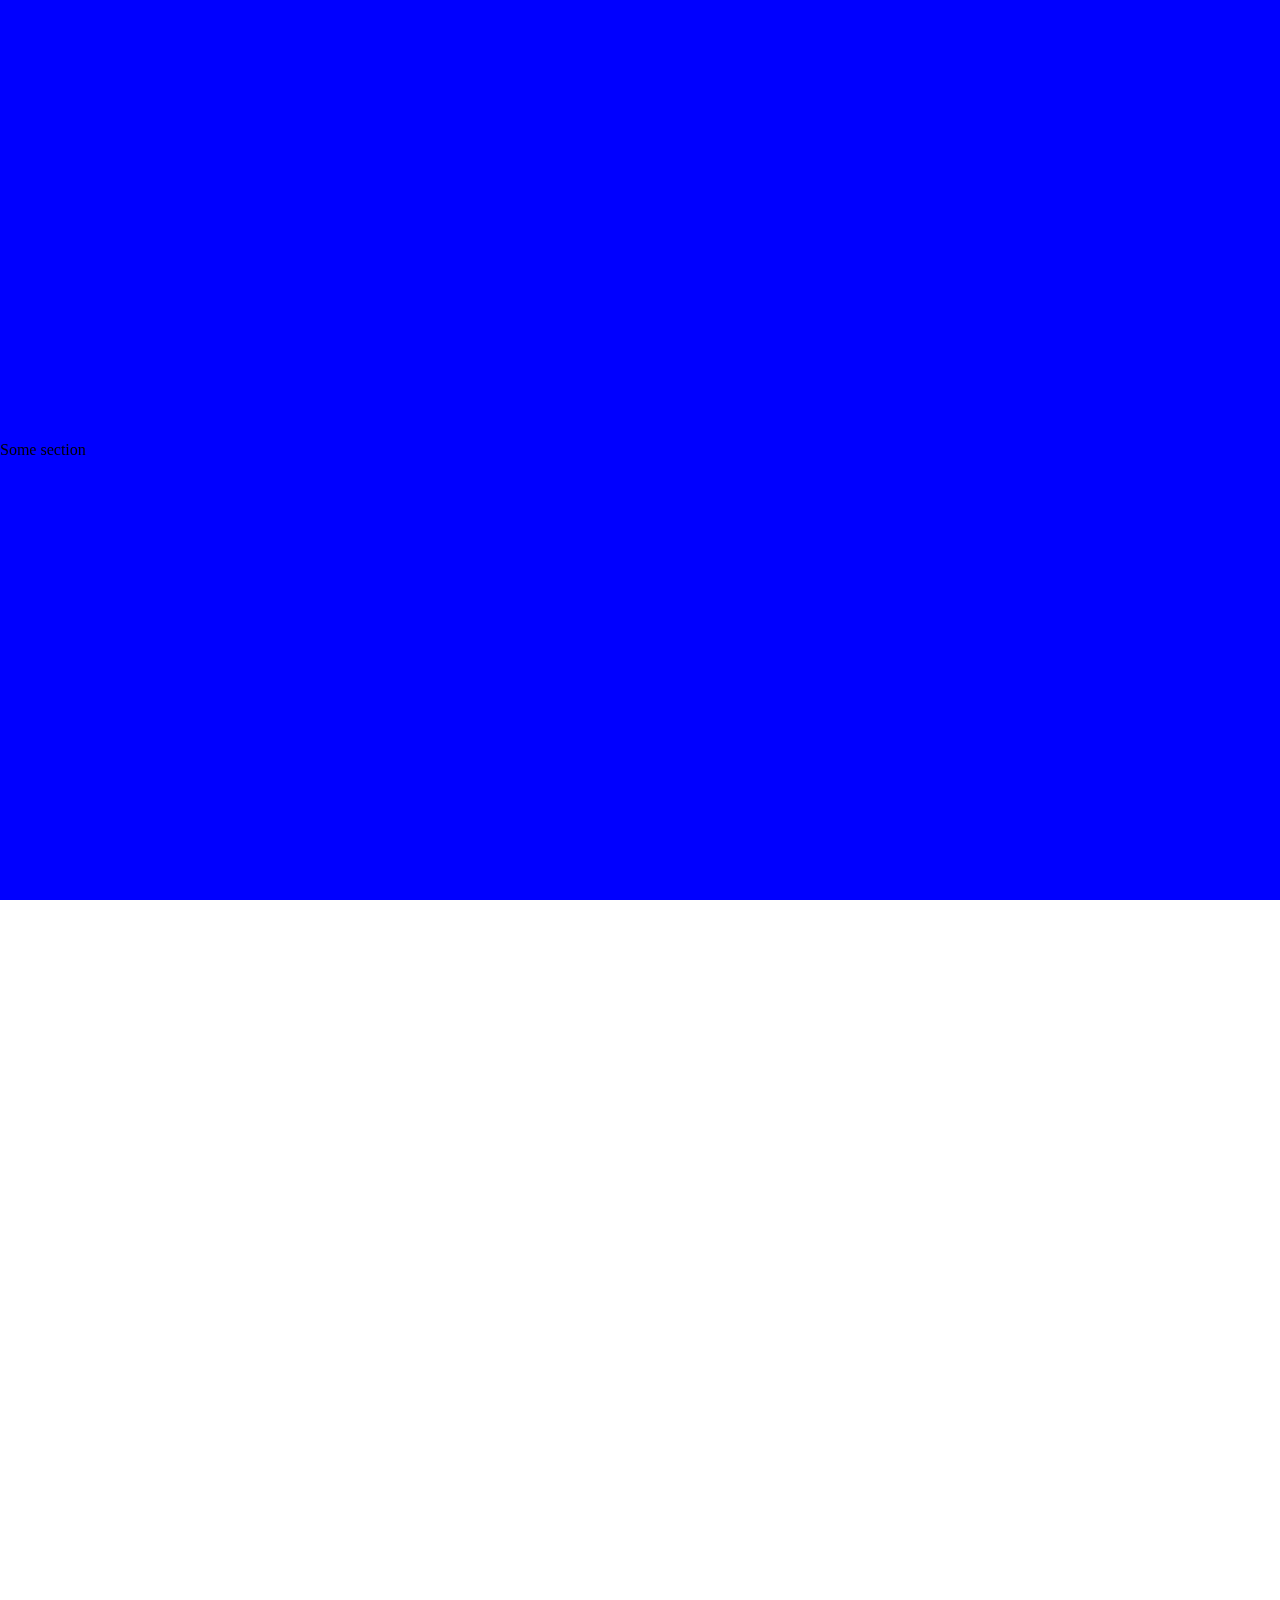
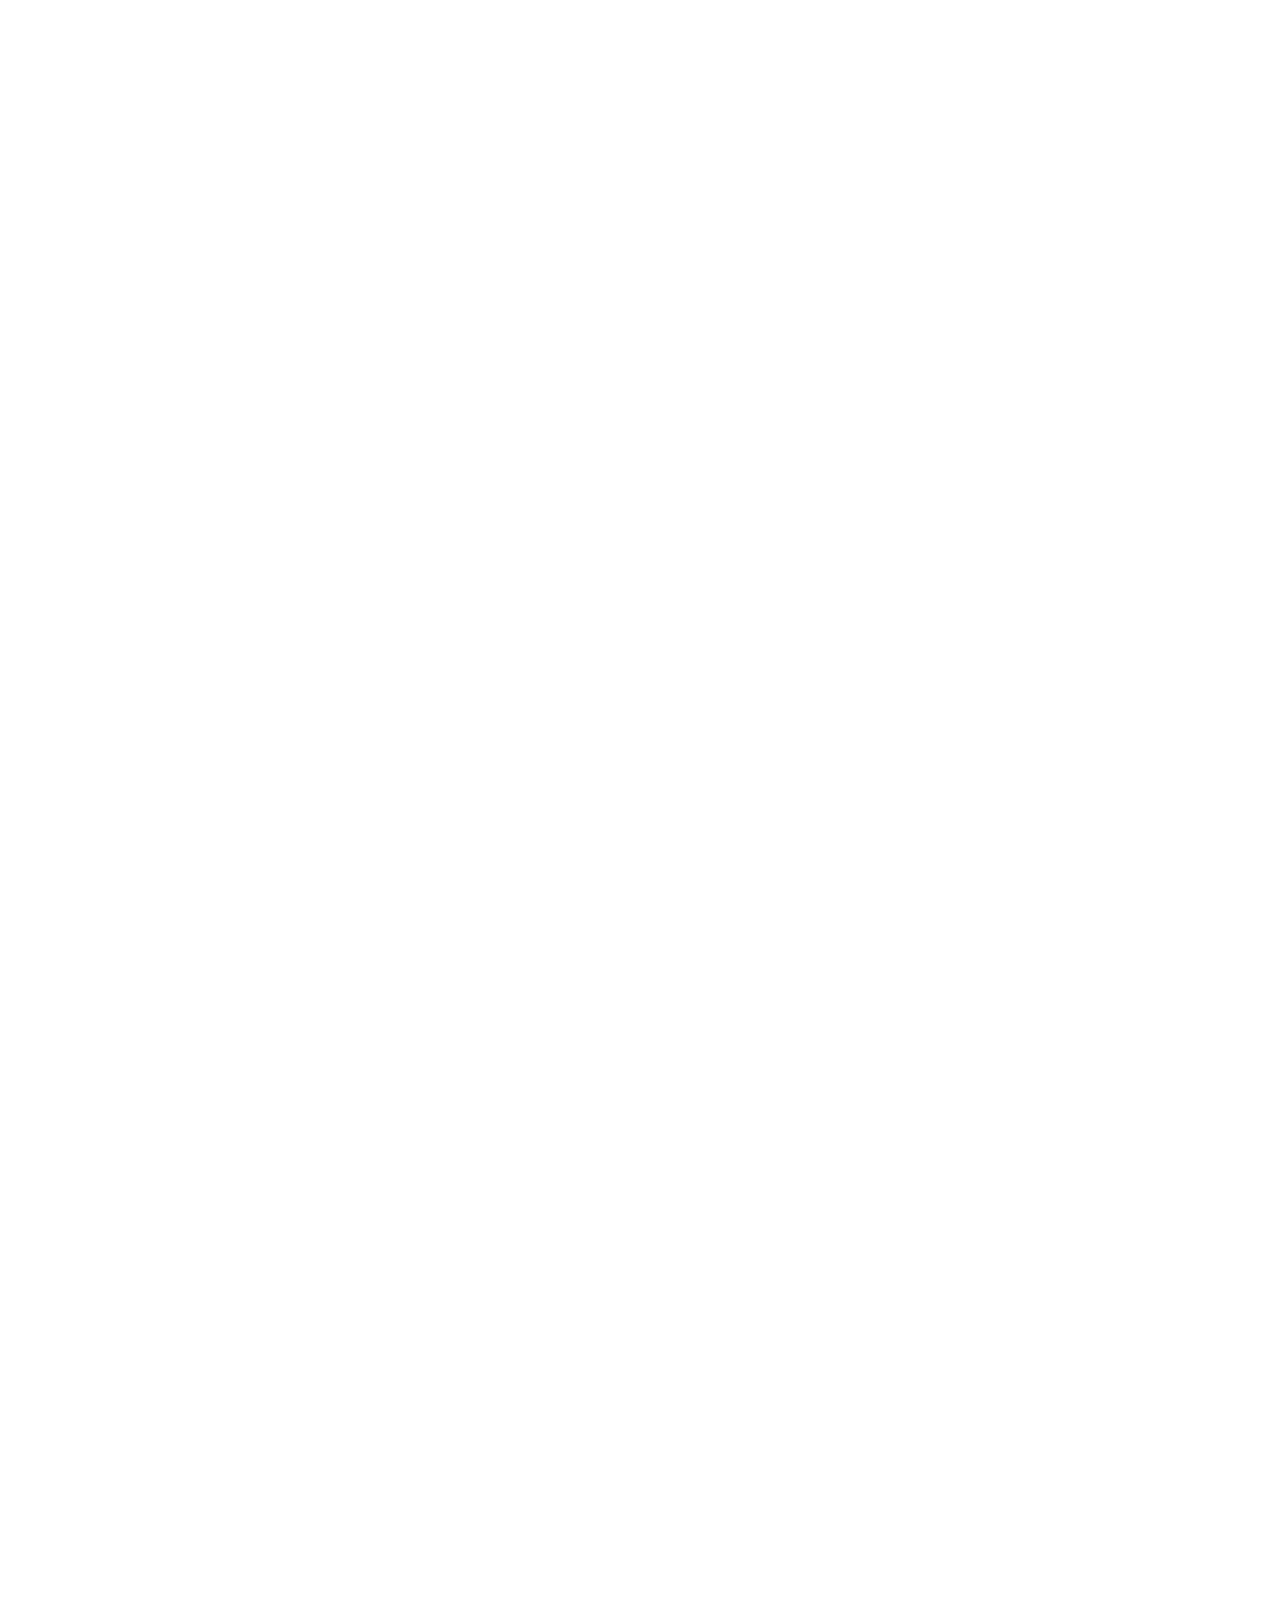
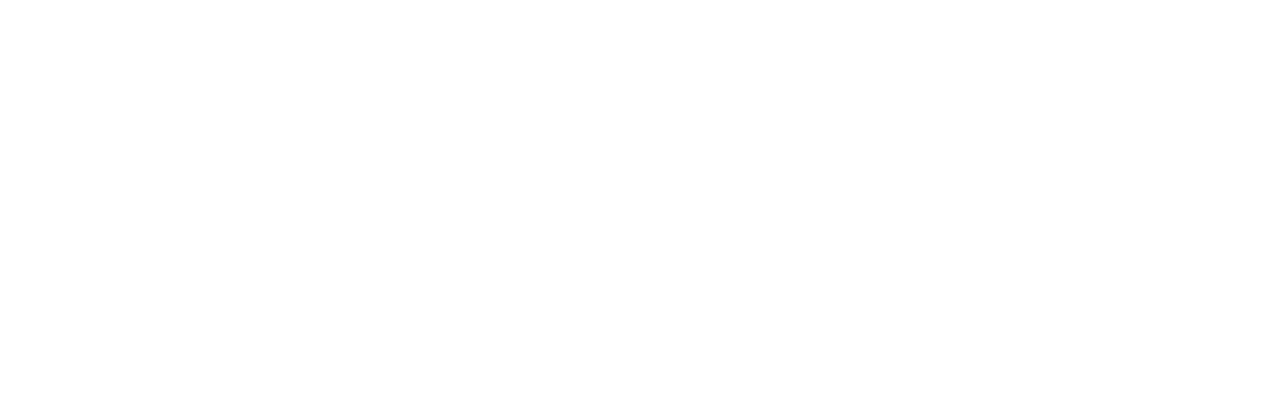
<file: Full page scroll/index.html>
<!DOCTYPE html>
<html lang="en">
<head>
    <meta charset="UTF-8">
    <meta http-equiv="X-UA-Compatible" content="IE=edge">
    <meta name="viewport" content="width=device-width, initial-scale=1.0">
    <title>fullpage</title>

    <link rel="stylesheet" href="css/fullpage.css"/>
    <link rel="stylesheet" href="css/style.css">
</head>
<body>
    <div id="fullpage">
        <div class="section s1">Some section</div>
        <div class="section s2">Some section</div>
        <div class="section s3">Some section</div>
        <div class="section s4">Some section</div>
    </div>

    <script  src="js/fullpage.js"></script>
    <script  src="js/script.js"></script>
</body>
</html>
</file>
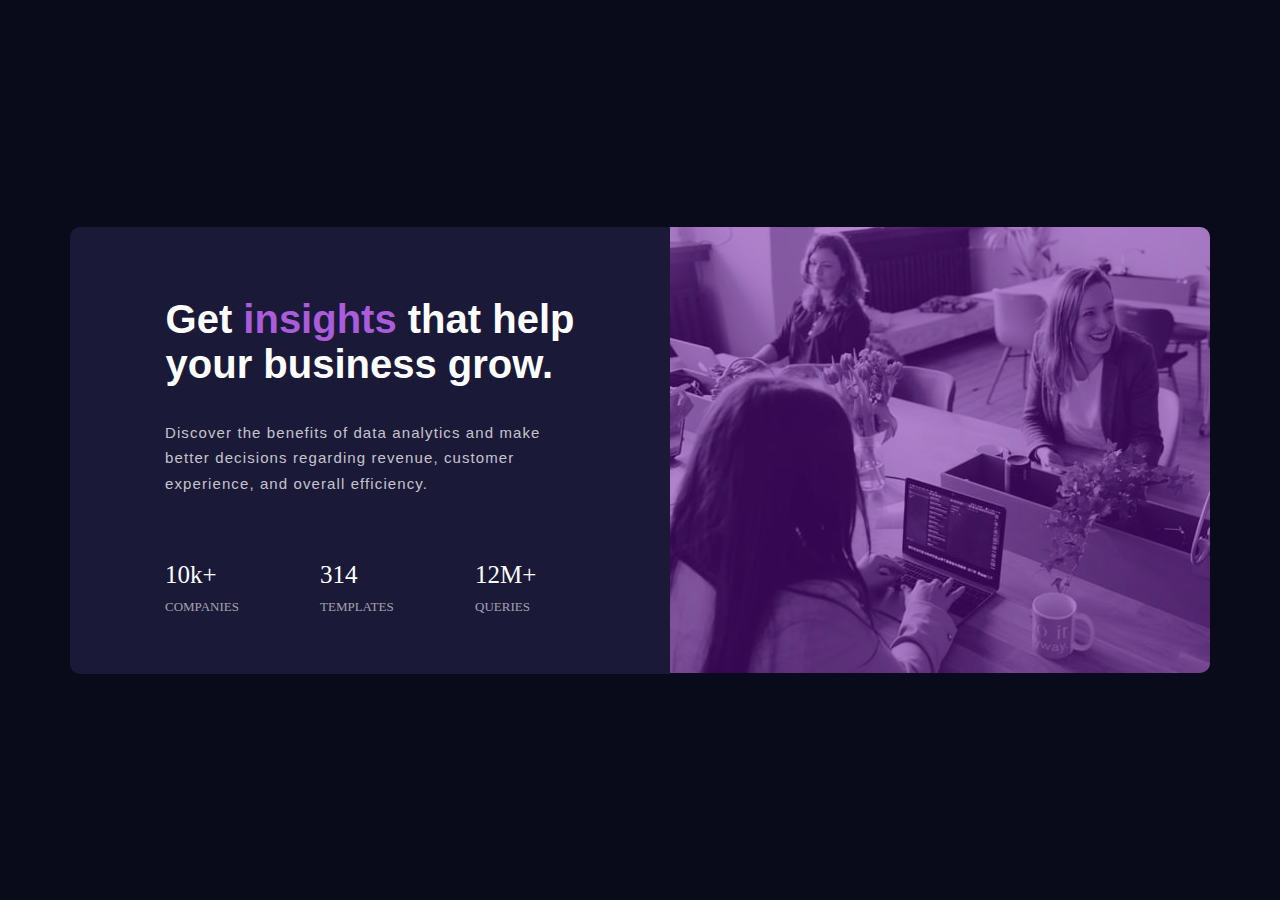
<file: Practice1/index.html>
<!DOCTYPE html>
<html lang="en">

<head>
  <meta charset="UTF-8">
  <meta name="viewport" content="width=device-width, initial-scale=1.0">
  <!-- displays site properly based on user's device -->

  <link rel="icon" type="image/png" sizes="32x32" href="./images/favicon-32x32.png">

  <title>Frontend Mentor | Stats preview card component</title>
  <link type="text/css" rel="stylesheet" href="css/stylesheet.css" />

  <!-- Feel free to remove these styles or customise in your own stylesheet 👍 -->
  <style>
    .attribution {
      font-size: 11px;
      text-align: center;
    }

    .attribution a {
      color: hsl(228, 45%, 44%);
    }
  </style>
</head>

<body>
  <main>
    <div class="main-bg">
      <div class="card-bg">
        <div class="text1">
          <h1 style="color: hsl(0, 0%, 100%);">
            Get
            <span style="color: hsl(277, 64%, 61%);"> insights</span>
            that help <br>your business grow.
          </h1>
        </div>
        <div class="text2">
          <p style="color: hsla(0, 0%, 100%, 0.75);">
            Discover the benefits of data analytics and make<br>
            better decisions regarding revenue, customer<br>
            experience, and overall efficiency.
          </p>
        </div>
        <div class="text3">
          <div class="child1">
            <p style="font-size: 25px;">
              10k+<br>
              <span style="color: hsla(0, 0%, 100%, 0.6); font-size: 13px; font-family: inter extra light;">
                COMPANIES
              </span>
            </p>
          </div>
          <div class="child2">
            <p style="font-size: 25px;">
              314<br>
              <span style="color: hsla(0, 0%, 100%, 0.6); font-size: 13px; font-family: inter extra light;">
                TEMPLATES
              </span>
            </p>
          </div>
          <div class="child3">
            <p style="font-size: 25px;">
              12M+<br>
              <span style="color: hsla(0, 0%, 100%, 0.6); font-size: 13px; font-family: inter extra light;">
                QUERIES
              </span>
            </p>
          </div>
        </div>
      </div>
      <div class="images">
        <img alt="image-header-desktop" src="images/image-header-desktop.jpg" />
      </div>
    </div>
  </main>
</body>

</html>
</file>
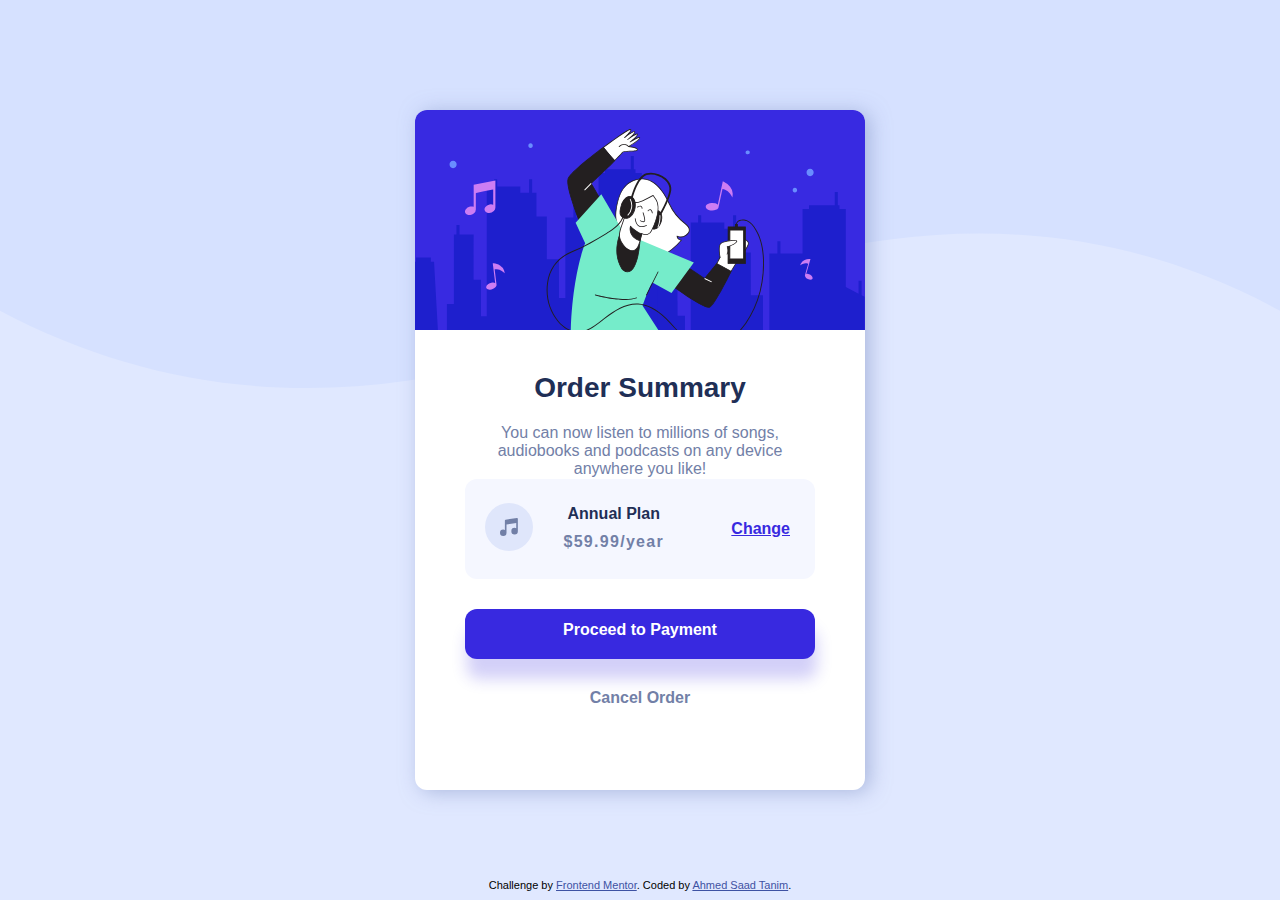
<file: Practice2/index.html>
<!DOCTYPE html>
<html lang="en">

<head>
  <meta charset="UTF-8">
  <meta name="viewport" content="width=device-width, initial-scale=1.0">
  <!-- displays site properly based on user's device -->

  <link rel="icon" type="image/png" sizes="32x32" href="./images/favicon-32x32.png">
  <link rel="stylesheet" type="text/css" href="css/stylesheet.css">
  <title>Frontend Mentor | Order summary card</title>

  <!-- Feel free to remove these styles or customise in your own stylesheet 👍 -->
  <style>
    .attribution {
      font-size: 11px;
      text-align: center;
    }

    .attribution a {
      color: hsl(228, 45%, 44%);
    }
  </style>
</head>

<body>

  <main>
    <div class="container">
      <div class="background">
        <div class="bg-image">
          <img alt="pattern-background-desktop" src="./images/pattern-background-desktop.svg">
        </div>
      </div>
      <div class="card">
        <img alt="illustration-hero" src="./images/illustration-hero.svg">
        <h1>Order Summary</h1>
        <span>
          You can now listen to millions of songs,
          audiobooks and podcasts on any device
          anywhere you like!
        </span>
        <div class="plan boxes">
          <div class="logo">
            <img alt="icon-music" src="./images/icon-music.svg">
          </div>
          <div class="text-1">
            Annual Plan
          </div>
          <div class="text-2">
            $59.99/year
          </div>
          <div class="change-plan">
            Change
          </div>
        </div>
        <div class="checkout boxes">
          <p>Proceed to Payment</p>
        </div>
        <div class="cancel-order">
          <p>Cancel Order</p>
        </div>
      </div>
    </div>
    <div class="attribution">
      Challenge by <a href="https://www.frontendmentor.io?ref=challenge" target="_blank">Frontend Mentor</a>.
      Coded by <a href="https://www.frontendmentor.io/profile/AhmedSaadTanim">Ahmed Saad Tanim</a>.
    </div>
  </main>
</body>

</html>
</file>
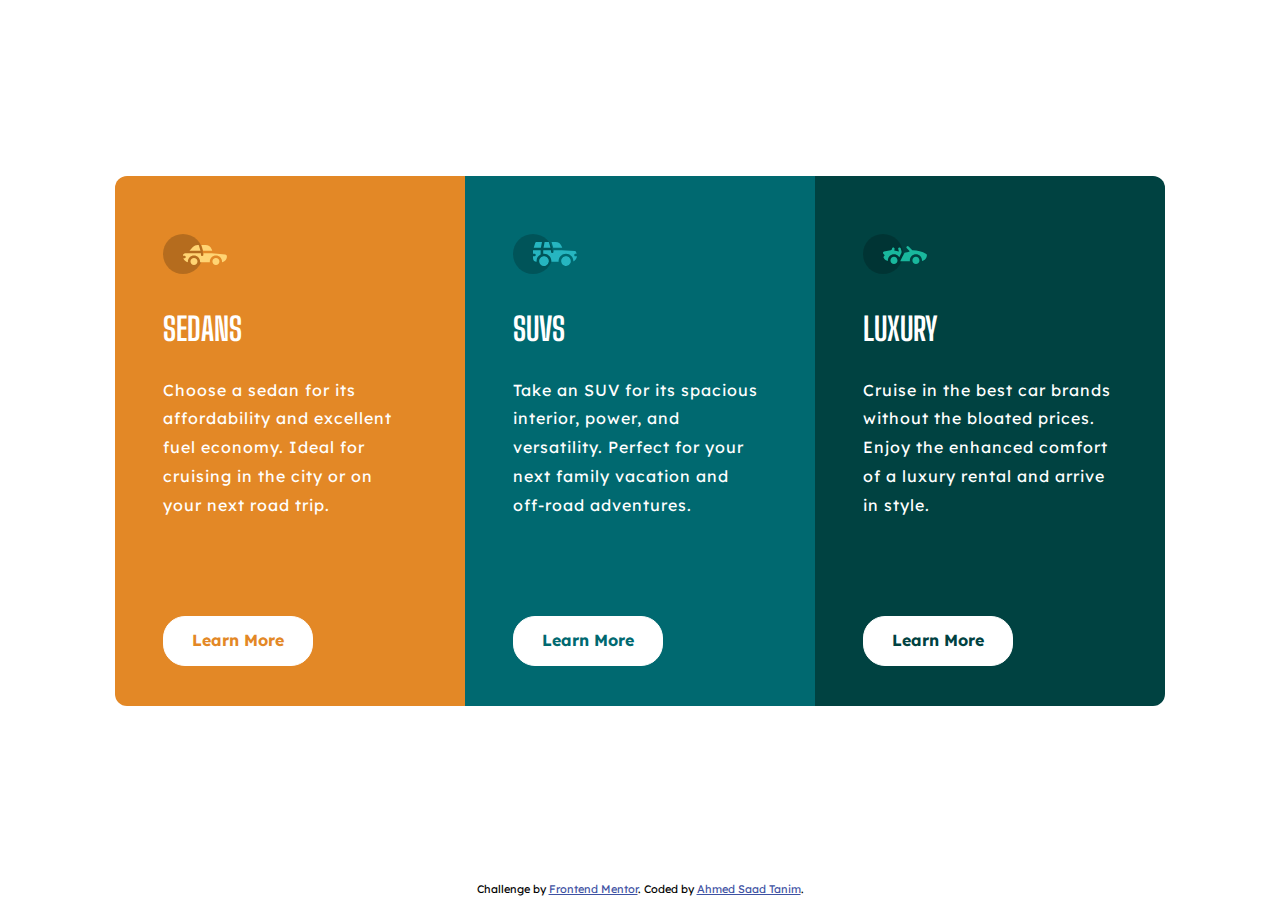
<file: Practice3/index.html>
<!DOCTYPE html>
<html lang="en">

<head>
  <meta charset="UTF-8">
  <meta name="viewport" content="width=device-width, initial-scale=1.0">
  <!-- displays site properly based on user's device -->

  <link rel="icon" type="image/png" sizes="32x32" href="./images/favicon-32x32.png">
  <link rel="stylesheet" type="text/css" href="css/stylesheet.css">

  <title>Frontend Mentor | 3-column preview card component</title>
  <!-- <link href="https://fonts.googleapis.com/css2?family=Big+Shoulders+Display:wght@700&display=swap" rel="stylesheet"> -->
  <!-- Feel free to remove these styles or customise in your own stylesheet 👍 -->
  <style>
    .attribution {
      font-size: 11px;
      text-align: center;
    }

    .attribution a {
      color: hsl(228, 45%, 44%);
    }
  </style>
</head>

<body>
  <main>
    <div class="container">
      <div class="text1 box">
        <img alt="icon-sedans" src="./images/icon-sedans.svg">
        <h1>SEDANS</h1>
        <P>
          Choose a sedan for its affordability and excellent fuel economy. Ideal for cruising in the city
          or on your next road trip.
        </P>
        <div class="button">
          <span>Learn More</span>
        </div>
      </div>
      <div class="text2 box">
        <img alt="icon-suvs" src="./images/icon-suvs.svg">
        <h1>SUVS</h1>
        <p>
          Take an SUV for its spacious interior, power, and versatility. Perfect for your next family vacation
          and off-road adventures.
        </p>
        <div class="button">
          <span>Learn More</span>
        </div>
      </div>
      <div class="text3 box">
        <img alt="icon-luxury" src="./images/icon-luxury.svg">
        <h1>LUXURY</h1>
        <p>
          Cruise in the best car brands without the bloated prices. Enjoy the enhanced comfort of a luxury
          rental and arrive in style.
        </p>
        <div class="button">
          <span>Learn More</span>
        </div>
      </div>
    </div>
    
    <div class="attribution">
      Challenge by <a href="https://www.frontendmentor.io?ref=challenge" target="_blank">Frontend Mentor</a>.
      Coded by <a href="https://www.frontendmentor.io/profile/AhmedSaadTanim">Ahmed Saad Tanim</a>.
    </div>
  </main>
</body>

</html>
</file>
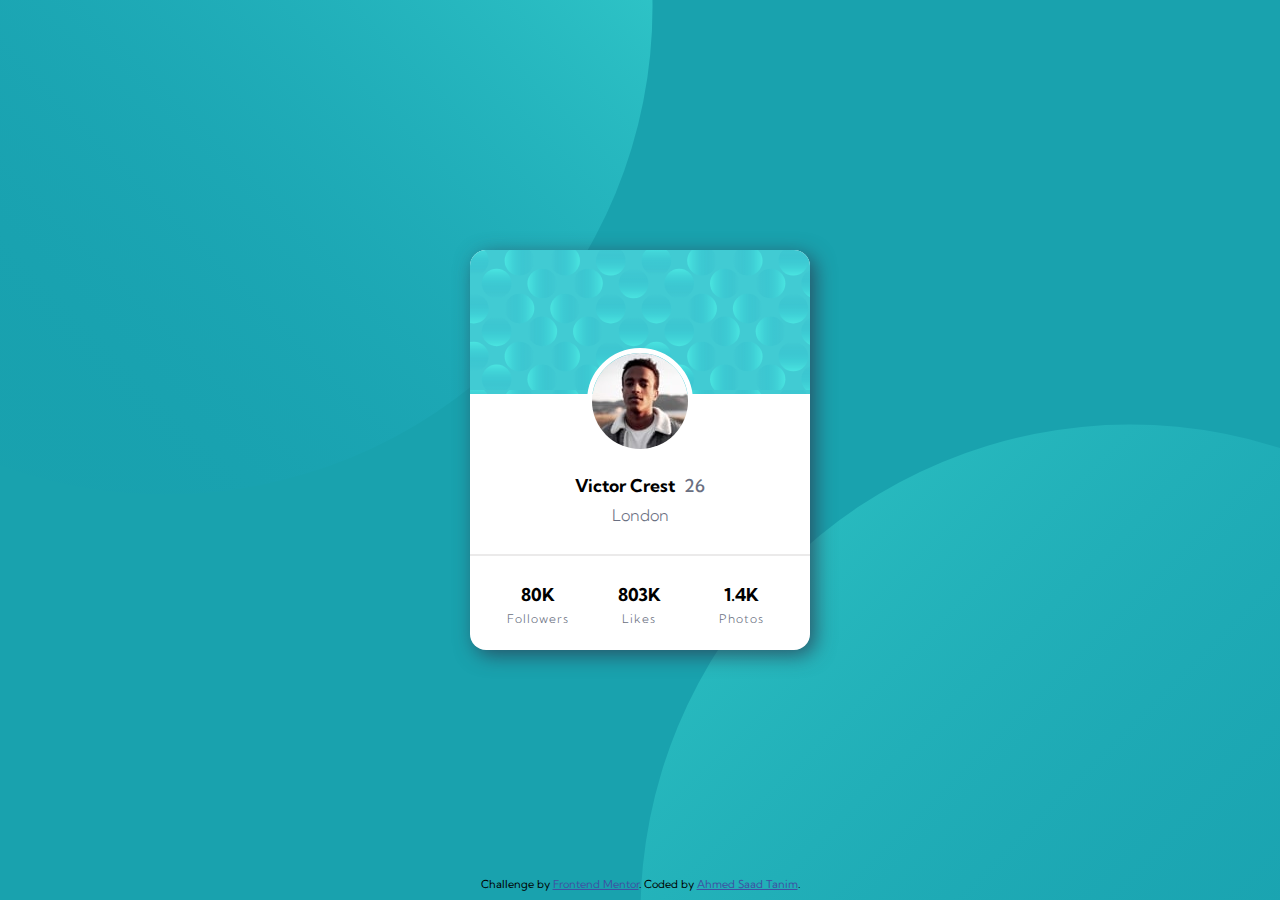
<file: Practice4/index.html>
<!DOCTYPE html>
<html lang="en">

<head>
  <meta charset="UTF-8">
  <meta name="viewport" content="width=device-width, initial-scale=1.0">
  <!-- displays site properly based on user's device -->

  <link rel="icon" type="image/png" sizes="32x32" href="./images/favicon-32x32.png">
  <link rel="stylesheet" type="text/css" href="css/stylesheet.css">
  <title>Frontend Mentor | Profile card component</title>

  <link rel="preconnect" href="https://fonts.googleapis.com">
  <link rel="preconnect" href="https://fonts.gstatic.com" crossorigin>
  <link href="https://fonts.googleapis.com/css2?family=Kumbh+Sans:wght@300;500;700&display=swap" rel="stylesheet">
  <!-- Feel free to remove these styles or customise in your own stylesheet 👍 -->
  <style>
    .attribution {
      font-size: 11px;
      text-align: center;
    }

    .attribution a {
      color: hsl(228, 45%, 44%);
    }
  </style>
</head>

<body>
  <main>
    <div class="container">
      <div class="background">
        <img class="image-1" alt="bg-pattern-top" src="./images/bg-pattern-top.svg">
        <img class="image-2" alt="bg-pattern-bottom" src="./images/bg-pattern-bottom.svg">
      </div>
      <div class="card">
        <div class="card-bg"></div>
        <div class="profile-pic middle">
          <img alt="image-victor" src="./images/image-victor.jpg">
        </div>
          <h1 class="middle">
            Victor Crest <span> 26 </span>
          </h1>
          <span class="middle">London</span>
        <div class="mid-border middle"></div>
        <div class="user-info">
          <div class="bx-1">
            <h1>80K</h1>
          </div>
          <div class="bx-2">
            <span>Followers</span>
          </div>
          <div class="bx-3">
            <h1>803K</h1>
          </div>
          <div class="bx-4">
            <span>Likes</span>
          </div>
          <div class="bx-5">
            <h1>1.4K</h1>
          </div>
          <div class="bx-6">
            <span>Photos</span>
          </div>
        </div>
        </div>
      </div>
      <div class="attribution">
        Challenge by <a href="https://www.frontendmentor.io?ref=challenge" target="_blank">Frontend Mentor</a>.
        Coded by <a href="https://www.frontendmentor.io/profile/AhmedSaadTanim">Ahmed Saad Tanim</a>.
      </div>
    </div>
  </main>
</body>

</html>
</file>
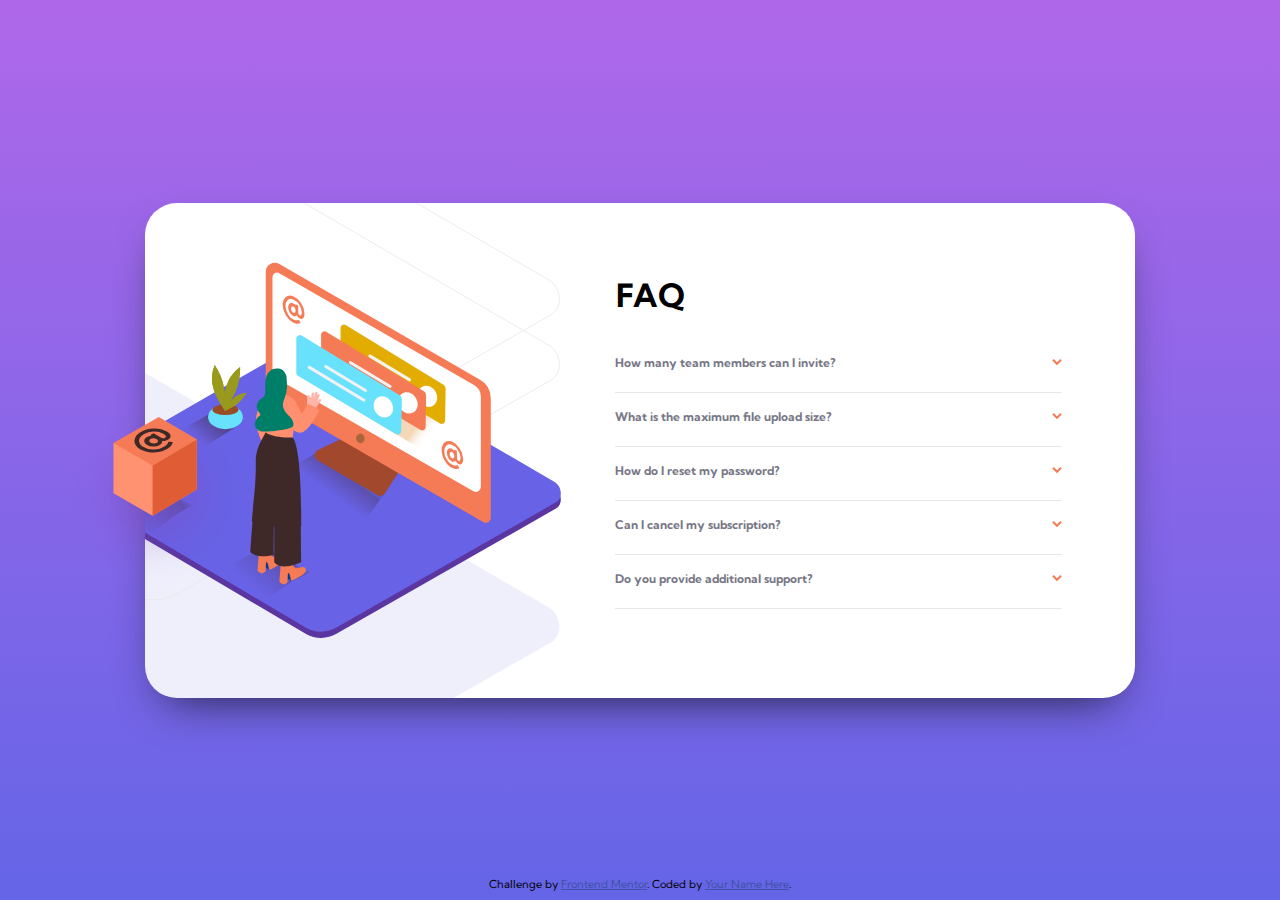
<file: Practice5/index.html>
<!DOCTYPE html>
<html lang="en">
  
  <head>
    <meta charset="UTF-8">
    <meta name="viewport" content="width=device-width, initial-scale=1.0">
    <!-- displays site properly based on user's device -->
    
    <link rel="icon" type="image/png" sizes="32x32" href="./images/favicon-32x32.png">
    <link rel="stylesheet" type="text/css" href="css/stylesheet.css">
    <title>Frontend Mentor | FAQ Accordion Card</title>
    
    <link rel="preconnect" href="https://fonts.googleapis.com">
    <link rel="preconnect" href="https://fonts.gstatic.com" crossorigin>
    <link href="https://fonts.googleapis.com/css2?family=Kumbh+Sans:wght@400;700&display=swap" rel="stylesheet">
    <!-- Feel free to remove these styles or customise in your own stylesheet 👍 -->
    <style>
      .attribution {
        font-size: 11px;
        text-align: center;
      }
      
      .attribution a {
        color: hsl(228, 45%, 44%);
      }
      </style>
</head>

<body>
  <main>
    <div class="container">
      <div class="container__card">

        <div class="wrap--pic">
          <div class="card__pic">
            <img alt="illustration-woman-online-mobile" src="./images/illustration-woman-online-mobile.svg">
          </div>
          <img class="pic__shadow" alt="bg-pattern-desktop" src="./images/bg-pattern-desktop.svg">
          <img class="pic__box" alt="illustration-box-desktop" src="./images/illustration-box-desktop.svg">
        </div>

        <div class="card__faq">
          <h1>FAQ</h1>
          <div class="faq__QNA" id="question1">
            <a href="#question1" class="QNA__question">
              How many team members can I invite?
              <img src="./images/icon-arrow-down.svg" alt="icon-arrow-down">
            </a>
            <div class="answer">
              <p>
                You can invite up to 2 additional users on the Free plan. There is no limit on
                team members for the Premium plan.
              </p>
            </div>
          </div>
          <div class="faq__QNA" id="question2">
            <a href="#question2" class="QNA__question">
              What is the maximum file upload size?
              <img src="./images/icon-arrow-down.svg" alt="icon-arrow-down">
            </a>
            <div class="answer">
              <p>
                No more than 2GB. All files in your account must fit your allotted storage space.
              </p>
            </div>
          </div>
          <div class="faq__QNA" id="question3">
            <a href="#question3" class="QNA__question">
              How do I reset my password?
              <img src="./images/icon-arrow-down.svg" alt="icon-arrow-down">
            </a>
            <div class="answer">
              <p>
                Click “Forgot password” from the login page or “Change password” from your profile page.
                A reset link will be emailed to you.
              </p>
            </div>
          </div>
          <div class="faq__QNA" id="question4">
            <a href="#question4" class="QNA__question">
              Can I cancel my subscription?
              <img src="./images/icon-arrow-down.svg" alt="icon-arrow-down">
            </a>
            <div class="answer">
              <p>
                Yes! Send us a message and we’ll process your request no questions asked.
              </p>
            </div>
          </div>
          <div class="faq__QNA" id="question5">
            <a href="#question5" class="QNA__question">
              Do you provide additional support?
              <img src="./images/icon-arrow-down.svg" alt="icon-arrow-down">
            </a>
            <div class="answer">
              <p>
                Chat and email support is available 24/7. Phone lines are open during normal business hours.
              </p>
            </div>
          </div>
        </div>

      </div>
    </div>
    </div>
    <div class="attribution">
      Challenge by <a href="https://www.frontendmentor.io?ref=challenge" target="_blank">Frontend Mentor</a>.
      Coded by <a href="#">Your Name Here</a>.
    </div>
  </main>

</body>

</html>
</file>
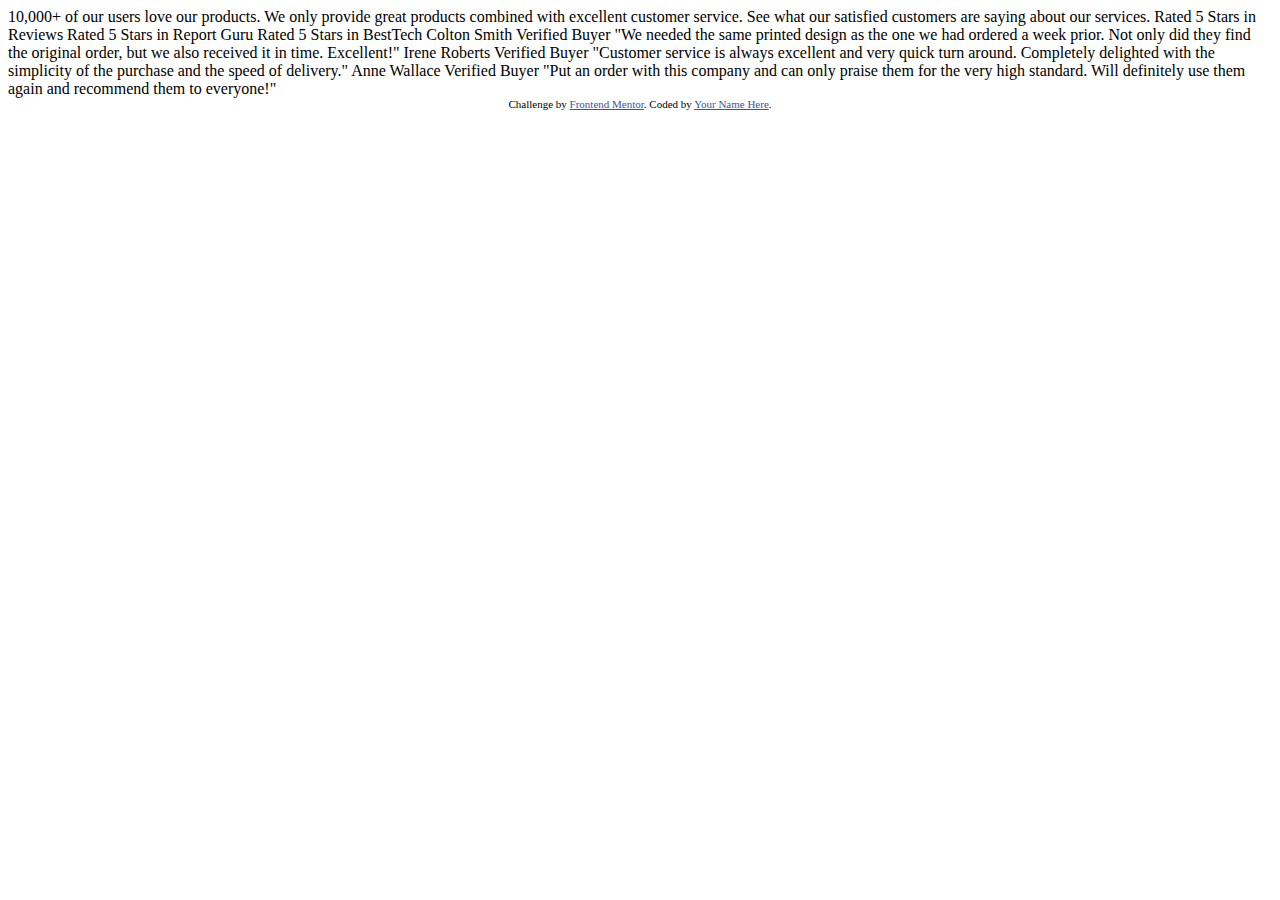
<file: Practice6/index.html>
<!DOCTYPE html>
<html lang="en">
  <head>
    <meta charset="UTF-8" />
    <meta name="viewport" content="width=device-width, initial-scale=1.0" />
    <!-- displays site properly based on user's device -->

    <link
      rel="icon"
      type="image/png"
      sizes="32x32"
      href="./images/favicon-32x32.png"
    />

    <title>Frontend Mentor | Social proof section</title>

    <!-- Feel free to remove these styles or customise in your own stylesheet 👍 -->
    <style>
      .attribution {
        font-size: 11px;
        text-align: center;
      }
      .attribution a {
        color: hsl(228, 45%, 44%);
      }
    </style>
  </head>
  <body>
    10,000+ of our users love our products.

    We only provide great products combined with excellent customer service.
    See what our satisfied customers are saying about our services.
    
    Rated 5 Stars in Reviews
    Rated 5 Stars in Report Guru
    Rated 5 Stars in BestTech
    
    Colton Smith 
    Verified Buyer
    "We needed the same printed design as the one we had ordered a week prior.
    Not only did they find the original order, but we also received it in time.
    Excellent!"
    
    Irene Roberts 
    Verified Buyer
    "Customer service is always excellent and very quick turn around. Completely
    delighted with the simplicity of the purchase and the speed of delivery."
    
    Anne Wallace 
    Verified Buyer
    "Put an order with this company and can only praise them for the very high
    standard. Will definitely use them again and recommend them to everyone!"

    <div class="attribution">
      Challenge by
      <a href="https://www.frontendmentor.io?ref=challenge" target="_blank"
        >Frontend Mentor</a
      >. Coded by <a href="#">Your Name Here</a>.
    </div>
  </body>
</html>
</file>
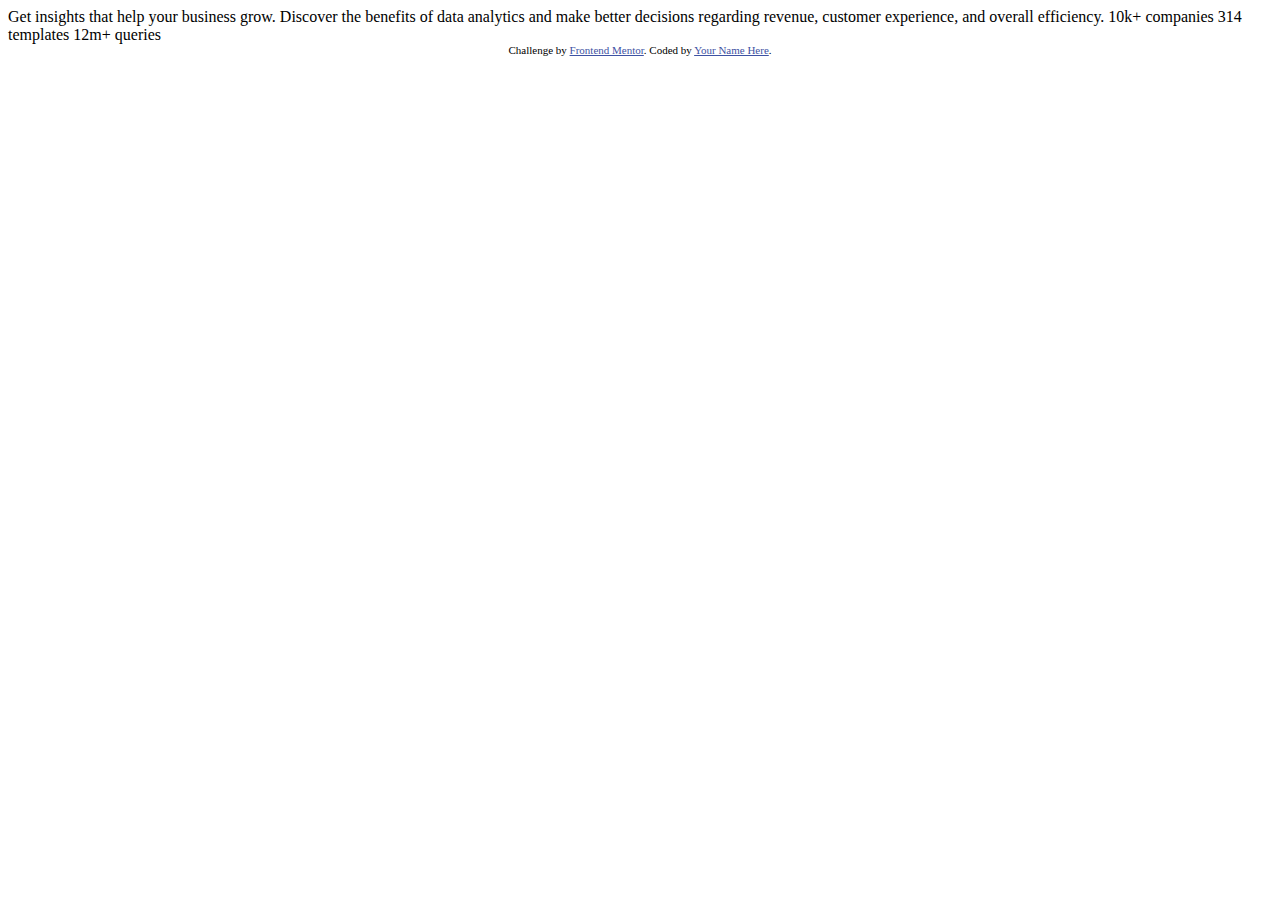
<file: Practice1/stats-preview-card-component-main/index.html>
<!DOCTYPE html>
<html lang="en">
<head>
  <meta charset="UTF-8">
  <meta name="viewport" content="width=device-width, initial-scale=1.0"> <!-- displays site properly based on user's device -->

  <link rel="icon" type="image/png" sizes="32x32" href="./images/favicon-32x32.png">
  
  <title>Frontend Mentor | Stats preview card component</title>

  <!-- Feel free to remove these styles or customise in your own stylesheet 👍 -->
  <style>
    .attribution { font-size: 11px; text-align: center; }
    .attribution a { color: hsl(228, 45%, 44%); }
  </style>
</head>
<body>

  Get insights that help your business grow.

  Discover the benefits of data analytics and make better decisions regarding revenue, customer 
  experience, and overall efficiency.

  10k+ companies
  314 templates
  12m+ queries

  <div class="attribution">
    Challenge by <a href="https://www.frontendmentor.io?ref=challenge" target="_blank">Frontend Mentor</a>. 
    Coded by <a href="#">Your Name Here</a>.
  </div>
</body>
</html>
</file>
<file: Full page scroll/css/fullpage.css>
/*!
 * fullPage 3.1.2
 * https://github.com/alvarotrigo/fullPage.js
 *
 * @license GPLv3 for open source use only
 * or Fullpage Commercial License for commercial use
 * http://alvarotrigo.com/fullPage/pricing/
 *
 * Copyright (C) 2018 http://alvarotrigo.com/fullPage - A project by Alvaro Trigo
 */
html.fp-enabled,
.fp-enabled body {
    margin: 0;
    padding: 0;
    overflow:hidden;

    /*Avoid flicker on slides transitions for mobile phones #336 */
    -webkit-tap-highlight-color: rgba(0,0,0,0);
}
.fp-section {
    position: relative;
    -webkit-box-sizing: border-box; /* Safari<=5 Android<=3 */
    -moz-box-sizing: border-box; /* <=28 */
    box-sizing: border-box;
}
.fp-slide {
    float: left;
}
.fp-slide, .fp-slidesContainer {
    height: 100%;
    display: block;
}
.fp-slides {
    z-index:1;
    height: 100%;
    overflow: hidden;
    position: relative;
    -webkit-transition: all 0.3s ease-out; /* Safari<=6 Android<=4.3 */
    transition: all 0.3s ease-out;
}
.fp-section.fp-table, .fp-slide.fp-table {
    display: table;
    table-layout:fixed;
    width: 100%;
}
.fp-tableCell {
    display: table-cell;
    vertical-align: middle;
    width: 100%;
    height: 100%;
}
.fp-slidesContainer {
    float: left;
    position: relative;
}
.fp-controlArrow {
    -webkit-user-select: none; /* webkit (safari, chrome) browsers */
    -moz-user-select: none; /* mozilla browsers */
    -khtml-user-select: none; /* webkit (konqueror) browsers */
    -ms-user-select: none; /* IE10+ */
    position: absolute;
    z-index: 4;
    top: 50%;
    cursor: pointer;
    width: 0;
    height: 0;
    border-style: solid;
    margin-top: -38px;
    -webkit-transform: translate3d(0,0,0);
    -ms-transform: translate3d(0,0,0);
    transform: translate3d(0,0,0);
}
.fp-controlArrow.fp-prev {
    left: 15px;
    width: 0;
    border-width: 38.5px 34px 38.5px 0;
    border-color: transparent #fff transparent transparent;
}
.fp-controlArrow.fp-next {
    right: 15px;
    border-width: 38.5px 0 38.5px 34px;
    border-color: transparent transparent transparent #fff;
}
.fp-scrollable {
    overflow: hidden;
    position: relative;
}
.fp-scroller{
    overflow: hidden;
}
.iScrollIndicator{
    border: 0 !important;
}
.fp-notransition {
    -webkit-transition: none !important;
    transition: none !important;
}
#fp-nav {
    position: fixed;
    z-index: 100;
    top: 50%;
    opacity: 1;
    transform: translateY(-50%);
    -ms-transform: translateY(-50%);
    -webkit-transform: translate3d(0,-50%,0);
}
#fp-nav.fp-right {
    right: 17px;
}
#fp-nav.fp-left {
    left: 17px;
}
.fp-slidesNav{
    position: absolute;
    z-index: 4;
    opacity: 1;
    -webkit-transform: translate3d(0,0,0);
    -ms-transform: translate3d(0,0,0);
    transform: translate3d(0,0,0);
    left: 0 !important;
    right: 0;
    margin: 0 auto !important;
}
.fp-slidesNav.fp-bottom {
    bottom: 17px;
}
.fp-slidesNav.fp-top {
    top: 17px;
}
#fp-nav ul,
.fp-slidesNav ul {
  margin: 0;
  padding: 0;
}
#fp-nav ul li,
.fp-slidesNav ul li {
    display: block;
    width: 14px;
    height: 13px;
    margin: 7px;
    position:relative;
}
.fp-slidesNav ul li {
    display: inline-block;
}
#fp-nav ul li a,
.fp-slidesNav ul li a {
    display: block;
    position: relative;
    z-index: 1;
    width: 100%;
    height: 100%;
    cursor: pointer;
    text-decoration: none;
}
#fp-nav ul li a.active span,
.fp-slidesNav ul li a.active span,
#fp-nav ul li:hover a.active span,
.fp-slidesNav ul li:hover a.active span{
    height: 12px;
    width: 12px;
    margin: -6px 0 0 -6px;
    border-radius: 100%;
 }
#fp-nav ul li a span,
.fp-slidesNav ul li a span {
    border-radius: 50%;
    position: absolute;
    z-index: 1;
    height: 4px;
    width: 4px;
    border: 0;
    background: #333;
    left: 50%;
    top: 50%;
    margin: -2px 0 0 -2px;
    -webkit-transition: all 0.1s ease-in-out;
    -moz-transition: all 0.1s ease-in-out;
    -o-transition: all 0.1s ease-in-out;
    transition: all 0.1s ease-in-out;
}
#fp-nav ul li:hover a span,
.fp-slidesNav ul li:hover a span{
    width: 10px;
    height: 10px;
    margin: -5px 0px 0px -5px;
}
#fp-nav ul li .fp-tooltip {
    position: absolute;
    top: -2px;
    color: #fff;
    font-size: 14px;
    font-family: arial, helvetica, sans-serif;
    white-space: nowrap;
    max-width: 220px;
    overflow: hidden;
    display: block;
    opacity: 0;
    width: 0;
    cursor: pointer;
}
#fp-nav ul li:hover .fp-tooltip,
#fp-nav.fp-show-active a.active + .fp-tooltip {
    -webkit-transition: opacity 0.2s ease-in;
    transition: opacity 0.2s ease-in;
    width: auto;
    opacity: 1;
}
#fp-nav ul li .fp-tooltip.fp-right {
    right: 20px;
}
#fp-nav ul li .fp-tooltip.fp-left {
    left: 20px;
}
.fp-auto-height.fp-section,
.fp-auto-height .fp-slide,
.fp-auto-height .fp-tableCell{
    height: auto !important;
}

.fp-responsive .fp-auto-height-responsive.fp-section,
.fp-responsive .fp-auto-height-responsive .fp-slide,
.fp-responsive .fp-auto-height-responsive .fp-tableCell {
    height: auto !important;
}

/*Only display content to screen readers*/
.fp-sr-only{
    position: absolute;
    width: 1px;
    height: 1px;
    padding: 0;
    overflow: hidden;
    clip: rect(0, 0, 0, 0);
    white-space: nowrap;
    border: 0;
}
</file>
<file: Full page scroll/css/style.css>
*, *::after, *::before{
    box-sizing: border-box;
    border: none;
    margin: 0;
    padding: 0;
}

.s1{
    background-color: blue;
}
.s2{
    background-color: blueviolet;
}
.s3{
    background-color: orange;
}
</file>
<file: Practice1/css/stylesheet.css>
@import url(https://fonts.google.com/specimen/Inter);
@import url(https://fonts.google.com/specimen/Lexend+Deca);
*{
    box-sizing: border-box;
    margin: 0;
    padding: 0;
    border: none;
}
body{
    font-family: Inter extra Light, sans-serif;
}
.main-bg{
    background: hsl(233, 47%, 7%);
    height: 100vh;
    display: flex;
    justify-content: center;
    align-items: center;
}
.card-bg{
    background: hsl(244, 38%, 16%);
    height: 447px;
    width: 600px;
    border-radius: 10px 0 0 10px;
    display: flex;
    flex-direction: column;
}
.card-bg .text1{
    font-weight: 700;
    align-self: center;
    font-size: 20px;
    padding: 70px 0px 33px 0px;
}
.card-bg .text2{
    
    padding: 0 0 65px 95px;
    font-size: 15px;
    line-height: 1.7;
    letter-spacing: 1.1px;
    /* background-color: coral; */
}
.card-bg .text3{
    color:hsl(0, 0%, 100%);
    display: flex;
    width: 560px;
    padding: 0 0 0 95px;
    font-family: Inter light;
    /* background: coral; */
}
.text3 .child1{
    flex: 1 1 10px;
    /* background-color: chartreuse; */
}
.text3 .child2{
    flex: 1 1 10px;
    /* background-color: crimson; */
}
.text3 .child3{
    flex: 1 1 10px;
    /* background-color: darkblue; */
}
.images{
    width: 540px;
    height: 446px;
    background-color: hsla(277, 87%, 39%, 0.856);
    border-radius: 0 10px 10px 0;
}
.images img{
    padding: 0 0 0 0 ;  
    border-radius: 0 10px 10px 0; 
    opacity: 50%;
}
@media only screen and (max-width: 1098px){
    .main-bg{
        flex-direction: column;
    }
    .images{
        order: 1;
        width: 450px;
        height: 346px;
        border-radius: 10px 10px 0 0;
    }
    .images img{
        width: 450px;
        height: 346px;
        border-radius: 10px 10px 0 0;
    }
    .card-bg{
        order: 2;
        height: 447px;
        width: 450px;
        border-radius: 0 0 10px 10px;
    }
    .card-bg .text2{
    
        padding: 0 0 65px 25px;
        font-size: 15px;
        line-height: 1.7;
        letter-spacing: 1.1px;
        /* background-color: coral; */
    }
    .card-bg .text3{
        color:hsl(0, 0%, 100%);
        display: flex;
        width: 500px;
        padding: 0 45px 0 0;
        font-family: Inter light;
        text-align: center;
        /* background: coral; */
    }
}
@media only screen and (max-width: 375px){
    .main-bg{
        flex-direction: column;
    }
    .images{
        order: 1;
        width: 300px;
        height: 245px;
        border-radius: 10px 10px 0 0;
    }
    .images img{
        width: 300px;
        height: 245px;
        border-radius: 10px 10px 0 0;
    }
    .card-bg{
        order: 2;
        height: 566px;
        width: 300px;
        border-radius: 0 0 10px 10px;
    }
    .card-bg .text1{
        padding: 50px 10px 33px 10px;
        font-size:15px;
        text-align: center;
        
    }
    .card-bg .text2{

        text-align: center;
        padding: 0 25px 38px 25px;
        font-size: 12px;
        line-height: 1.7;
        letter-spacing: 1.1px;
        /* background-color: coral; */
    }
    .card-bg .text3{
        color:hsl(0, 0%, 100%);
        display: flex;
        font-size: 12px;
        flex-direction: column;
        width: 300px;
        height: 300px;
        justify-content: center;
        align-items: center;
        padding: 0 0 0 25px;
        font-family: Inter light;
        /* background: coral; */
    }
}
</file>
<file: Practice2/css/stylesheet.css>
@import url('https://fonts.google.com/specimen/Red+Hat+Display');
*{
    box-sizing: border-box;
    border: none;
    margin: 0;
    padding: 0;
}
body{
    font-family: 'Red Hat Display', sans-serif;
}
.container{
    position: relative;
    height: 100vh;
    display: flex;
    justify-content: center; 
}
.background{
    background-color: hsl(225, 100%, 94%);
    position: absolute;
    height:100vh;
    width: 100%;
}

.background .bg-image img{
    width: 100%;
}
.card{
    position: absolute;
    align-self: center;
    z-index: 99;
    background-color:white;
    border-radius: 12px;
    height: 680px;
    width: 450px;
    box-shadow: 5px 2px 20px hsla(224, 38%, 66%, 0.603);

    display: flex;
    flex-direction: column;
    align-items: center;
}
.card img{
    width: 100%;
    border-radius: 12px 12px 0 0;
}
.card h1{
    margin-top: 42px;
    font-size: 28px;
    font-weight: 900;
    color: hsl(223, 47%, 23%);
}
.card span{
    align-self: center;
    text-align: center;
    font-size: 16px;
    margin: 20px 46px 0px 46px;
    font-weight: 500;
    color: hsl(224, 23%, 55%);
}
.card .boxes{
    width: 350px;
    border-radius: 12px;
    text-align: center;
    margin-top: 30px;
    font-weight: 900;
}
.card .plan{
    background-color:hsl(225, 100%, 98%);
    height: 100px;
    margin-top: 1px;
    display: grid;
    grid-template-columns: 25% 35% 40%;
    grid-template-rows: 1fr 1fr;
    grid-template-areas: 
    "box1 box2 box4"
    "box1 box3 box4";
}
.card .plan img{
    width: fit-content;
}
.plan .logo{
    grid-area: box1;
    align-self: center;
}
.plan .text-1{
    align-self: center;
    color:hsl(223, 47%, 23%);
    font-weight: 900;
    margin-top: 20px;
    grid-area: box2;
}
.plan .text-2{
    align-self: center;
    color: hsl(224, 23%, 55%);
    letter-spacing: 1.3px;
    font-weight: 700;
    margin-bottom: 25px;
    grid-area: box3;
}
.plan .change-plan{
    align-self: center;
    color: hsl(245, 75%, 52%);
    font-weight: 700;
    text-decoration: underline;
    justify-self: end;
    padding-right: 25px;
    grid-area: box4;
}
.plan .change-plan:hover{
    color: hsla(245, 75%, 52%, 0.678);
    text-decoration: none;
    cursor: pointer;
}
.card .checkout{
    background-color: hsl(245, 75%, 52%);
    height: 50px;
    padding-top: 12px;
    color: white;
    box-shadow: 2px 20px 15px hsla(245, 75%, 52%, 0.219);
}
.card .checkout:hover{
    background-color: hsla(245, 75%, 52%, 0.678);
    cursor: pointer;
}
.card .cancel-order{
    color:hsl(224, 23%, 55%);
    margin-top: 30px;
    text-align: center;
    font-weight: 700;
}
.card .cancel-order:hover{
    color: hsl(223, 47%, 23%);
    cursor: pointer;
}

.attribution{
    position: absolute;
    width: 100%;
    text-align: center;
    bottom: 1%;
}
@media only screen and (max-width: 375px){
    .card{
        width: 335px;
        height: 600px;
    }
    .card h1{
        font-size: 24px;
        margin-top: 30px;
    }
    .card span{
        margin: 20px 25px 0px 25px;
        line-height: 25px;
    }
    .card .boxes{
        width: 290px;
    }
    .card .plan{
        height: 80px;
        font-size: 14px;
        grid-template-columns: 25% 35% 40%;
    }
    .attribution{
        left: 9%;
    }
}
</file>
<file: Practice3/css/stylesheet.css>
@import url(https://fonts.googleapis.com/css2?family=Big+Shoulders+Display&display=swap);
@import url(https://fonts.googleapis.com/css2?family=Lexend+Deca:wght@400;700&display=swap);
* {
    box-sizing: border-box;
    border: none;
    margin: 0;
    padding: 0;
}

body {
    font-family: 'Lexend Deca', sans-serif;
    min-height: 100vh;
}

.container {
    display: flex;
    justify-content: center;
    align-items: center;
    flex-wrap: wrap;
    min-height: 98vh;
    color: white;
}

.box {
    min-width: 350px;
    max-width: 350px;
    height: 530px;
    padding: 3em 0em 3em 3em;
    line-height: 1.8em;
}

.box img {
    margin: 10px 0 0 0;
}

.box h1 {
    margin: 1em 0 1em 0;
    font-family: 'Big Shoulders Display', sans-serif;
}

.box p {
    margin-top: 1em;
    padding-bottom: 6em;
    letter-spacing: 1px;
    font-style: bold;
}

.box .button {
    background-color: white;
    box-sizing: border-box;
    border: 1px solid white;
    border-radius: 22px;
    width: 150px;
    height: 50px;
    display: flex;
    justify-content: center;
    align-items: center;
}
.box .button span{
    font-weight: 700;
}
.box .button:hover {
    cursor: pointer;
}

.box .button:hover span {
    color: white;
}
.text1 {
    background-color: hsl(31, 77%, 52%);
    border-radius: 12px 0 0 12px;
}

.text1 p {
    margin-right: 70px;
}

.text1 .button:hover {
    background-color: hsl(31, 77%, 52%);
}

.text1 span {
    color: hsl(31, 77%, 52%);
}

.text2 {
    background-color: hsl(184, 100%, 22%);
}

.text2 p {
    margin-right: 52px;
}

.text2 .button:hover {
    background-color: hsl(184, 100%, 22%);
}

.text2 span {
    color: hsl(184, 100%, 22%);
}

.text3 {
    background-color: hsl(179, 100%, 13%);
    border-radius: 0 12px 12px 0;
}

.text3 p {
    margin-right: 48px;
}

.text3 .button:hover {
    background-color: hsl(179, 100%, 13%);
}

.text3 span {
    color: hsl(179, 100%, 13%);
}

.attribution {
    width: 100%;
    margin: 0 auto;
}

@media only screen and (max-width: 695px) {
    .box {
        height: 480px;
    }

    .text1 {
        border-radius: 12px 12px 0 0;
    }

    .text3 {
        border-radius: 0px 0px 12px 12px;
    }

    .box p {
        padding-bottom: 2em;
        margin-right: 40px;
    }
}
</file>
<file: Practice4/css/stylesheet.css>
:root {
    --color-dark-cyan: hsl(185, 75%, 39%);
    --color-very-dark-desaturated-blue: hsl(229, 23%, 23%);
    --color-dark-grayish-blue: hsl(227, 10%, 46%);
    --color-shadow: hsla(229, 23%, 23%, 0.705);
}

* {
    box-sizing: border-box;
    margin: 0;
    padding: 0;
    border: none;
}

body {
    font-family: Kumbh Sans, sans-serif;
}

.container {
    background-color: var(--color-dark-cyan);
    width: 100%;
    height: 100vh;
    overflow: hidden;
    position: relative;
    display: flex;
    justify-content: center;
}

.background .image-1 {
    position: absolute;
    bottom: 45vh;
    right: calc(47vw + 2vw);
}

.background .image-2 {
    position: absolute;
    top: calc(40vh + 5vw);
    left: calc(65vw - 15vw);
}

.card {
    justify-self: center;
    align-self: center;
    z-index: 99;
    background: white;
    width: 340px;
    height: 400px;
    border-radius: 1rem;
    display: flex;
    flex-direction: column;
    box-shadow: 5px 5px 20px var(--color-shadow);
}
.card .card-bg{
    border-radius: 1rem 1rem 0 0;
    background-image: url('../images/bg-pattern-card.svg');
    height: 40%;
}
.card .middle{
    position: relative;
    top: -11.5%;
}
.card .profile-pic{
    align-self: center;
}
.card .profile-pic img{
    border-radius: 50%;
    border: 5px solid white;
}
.card h1{
    font-size: 1.1rem;
    margin: 1em 1em .5em 1em;
    align-self: center;
}
.card h1 span{
    font-weight: 500;
    margin-left: 5px;
}
.card span{
    font-weight: 300;
    color: var(--color-dark-grayish-blue);
    align-self: center;
}
.card .mid-border{
    margin-top: 1.8em;
    border: .1px solid rgb(235, 234, 234);
}
.card .user-info{
    display: grid;
    height: 3em;
    position: relative;
    top: -9%;
    grid-row: 1fr 1fr;
    grid-column: 1fr 1fr 1fr;
    grid-template-areas:
    "bx-1 bx-3 bx-5"
    "bx-2 bx-4 bx-6";
}
.bx-1, .bx-2, .bx-3, .bx-4, .bx-5, .bx-6{ 
    text-align: center;
}
.bx-2, .bx-4, .bx-6{
    position: relative;
    top: -30%;
    letter-spacing: 1px;
}
.bx-1, .bx-2{
    margin-left: 20px;
}
.bx-5, .bx-6{
    margin-right: 20px;
}
.bx-1{
    grid-area: bx-1;
    /* background: blue; */
}
.bx-2{
    grid-area: bx-2;
    /* background: blueviolet; */
}
.bx-3{
    grid-area: bx-3;
    /* background: brown; */
}
.bx-4{
    grid-area: bx-4;
    /* background: chartreuse; */
}
.bx-5{
    grid-area: bx-5;
    /* background: cornflowerblue; */
}
.bx-6{
    grid-area: bx-6;
    /* background: darkgoldenrod; */
}
.card .user-info span{
    font-size: 12px;
}
.attribution {
    position: absolute;
    width: 100%;
    bottom: 1%;
    /* margin: 0 auto; */
}
</file>
<file: Practice5/css/stylesheet.css>
:root{
    --text-color-very-dark-desaturated-blue: hsl(238, 29%, 16%);
    --text-color-soft-red: hsl(14, 88%, 65%);
    --bg-color-soft-violet: hsl(273, 75%, 66%);
    --bg-color-soft-blue: hsl(240, 73%, 65%);
    --text-neutral-color-very-dark-grayish-blue: hsl(237, 12%, 33%);
    --text-neutral-color-dark-grayish-blue: hsl(240, 6%, 50%);
    --divider-color-light-grayish-blue: hsl(240, 5%, 91%);
}
*, *::after, *::before{
    box-sizing: border-box;
    margin: 0;
    padding: 0;
    border: none;
}
body{
    font-family: 'Kumbh Sans', sans-serif;
    font-size: 12px;
}
.container{
    height: 100vh;
    background-image: linear-gradient(var(--bg-color-soft-violet),var(--bg-color-soft-blue));
    display: flex;
    justify-content: center;
    align-items: center;
}
.container__card{
    position: relative;
    min-height: 55vh;
    min-width: 300px;
    margin: 0 50px;
    background: white;
    border-radius: 2rem;
    box-shadow: 0px 20px 46px -20px var(--text-color-very-dark-desaturated-blue);
}
img{
    max-width: 100%;
}
.card__pic{
    position: absolute;
    top: -19%;
    left: 5%;
    right: 12%;
}
.pic__box{
    display: none;
}
.pic__shadow{
    position: absolute;
    max-width: 75%;
    right: 12%;
    top: -23%;
}
.card__faq{
    position: absolute;
    width: 100%;
    top: 25%;
}
.card__faq h1{
    text-align: center;
}
.card__faq p{
    color: var(--text-neutral-color-dark-grayish-blue);
    font-weight: 700;
}

.faq__QNA{
    margin: 1rem 1.5rem;
    padding: 0 0 1rem 0;
    border-bottom: .1px solid var(--divider-color-light-grayish-blue);
}
.QNA__question{
    width: 100%;
    display: flex;
    align-items: center;
    justify-content: space-between;
    text-decoration: none;
    color: var(--text-neutral-color-dark-grayish-blue);
    font-weight: 700;
}
.QNA__question:hover{
    color: var(--text-color-soft-red);
}
.faq__QNA:target .QNA__question{
    color: var(--text-neutral-color-very-dark-desaturated-blue);
}
.faq__QNA:target img{
    transition-duration: 650ms;
    transform: rotate(180deg);
}
.faq__QNA:target .answer {
    transition-duration: 850ms;
    overflow: none;
    max-height: 100px;
}
.answer{
    overflow: hidden;
    max-height: 0px;
    margin-top: .5em;
    margin-right: 3em;
}

.attribution{
    position: absolute;
    bottom: 1%;
    width: 100%;
    margin: 0 auto;
}

@media screen and (min-width: 550px){
    .container__card{
        width: 110vmin;
        display: flex;
        justify-content: flex-end;
        align-items: center;
        background-image: url("../images/illustration-woman-online-desktop.svg"), url("../images/bg-pattern-desktop.svg");
        background-repeat: no-repeat no-repeat, no-repeat no-repeat;
        background-size: 50%, 85%;
        background-position: -16% 50%, -287% 50%;
    }
    .pic__shadow, .card__pic{
        display: none;
    }
    .pic__box{
        display: block;
        z-index: 99;
        width: 18%;
        position: absolute; 
        left: -8%;
        top: calc(38% + 5%);  
    }
    .card__faq{
        position: relative;
        width: 50%;
        margin-right: 5%;
    }
    .card__faq h1{
        text-align: start;
        margin-left: .8em;
        margin-bottom: 2.5rem;
        font-size: 2rem;
    }
}
</file>
